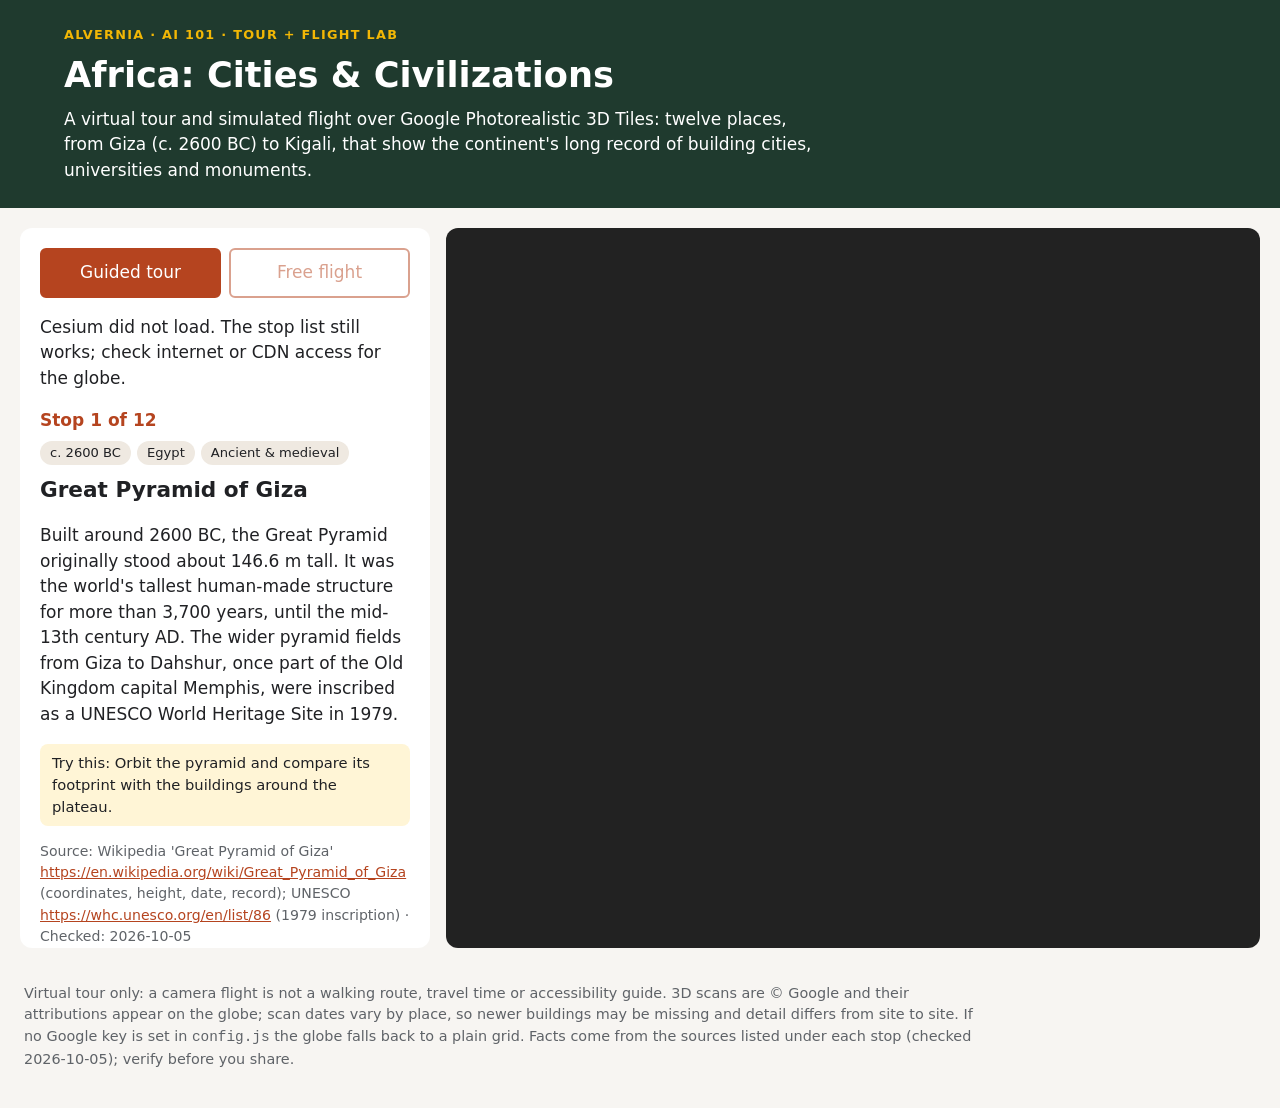
<file: index.html>
<!doctype html>
<html lang="en">
<head>
<meta charset="utf-8">
<meta name="viewport" content="width=device-width,initial-scale=1">
<title>Africa: Cities &amp; Civilizations Tour</title>
<link rel="stylesheet" href="https://cesium.com/downloads/cesiumjs/releases/1.145/Build/Cesium/Widgets/widgets.css">
<link rel="stylesheet" href="style.css">
</head>
<body>
<header>
  <p class="kicker">ALVERNIA · AI 101 · TOUR + FLIGHT LAB</p>
  <h1>Africa: Cities &amp; Civilizations</h1>
  <p>A virtual tour and simulated flight over Google Photorealistic 3D Tiles: twelve places, from Giza (c. 2600&nbsp;BC) to Kigali, that show the continent's long record of building cities, universities and monuments.</p>
</header>

<main>
  <section aria-label="Tour and flight panel" class="panel">
    <div class="modes" role="group" aria-label="Mode">
      <button id="modeTour" aria-pressed="true">Guided tour</button>
      <button id="modeFlight" aria-pressed="false">Free flight</button>
    </div>
    <p id="message" role="status">Loading…</p>

    <!-- GUIDED TOUR -->
    <div id="tourPanel">
      <p id="count" class="count"></p>
      <p id="chips" class="chips"></p>
      <h2 id="name"></h2>
      <img id="photo" hidden alt="">
      <p id="desc"></p>
      <p id="explore" class="explore"></p>
      <p id="source" class="muted"></p>
      <div class="buttons">
        <button id="prev">◀ Previous</button>
        <button id="next">Next stop ▶</button>
      </div>
      <div class="auto">
        <button id="auto" aria-pressed="false">▶ Auto-tour</button>
        <label for="interval">Pace</label>
        <select id="interval">
          <option value="15">Fast (15 s per stop)</option>
          <option value="25" selected>Normal (25 s per stop)</option>
          <option value="40">Slow (40 s per stop)</option>
        </select>
        <span id="countdown" class="muted" aria-live="off"></span>
      </div>
      <h3>All stops</h3>
      <ol id="stoplist" class="stoplist"></ol>
    </div>

    <!-- FREE FLIGHT -->
    <div id="flightPanel" hidden>
      <h2>Free flight</h2>
      <p>Simulated movement starting at the stop you last viewed. This is a steerable point, not an aircraft model: no lift, drag, bank or collision.</p>
      <div class="buttons">
        <button id="fly">Fly</button><button id="pause">Pause</button><button id="reset">Reset</button>
        <button id="left">Left 10°</button><button id="right">Right 10°</button>
      </div>
      <label for="speed">Speed (meters per second)</label>
      <input id="speed" type="number" min="0" max="250" step="10" value="70">
      <label for="height">Height above local ground (meters)</label>
      <input id="height" type="number" min="50" max="5000" step="50" value="500">
      <p id="readout" class="readout"></p>
      <p id="nearest" class="muted"></p>
      <p class="muted">Keys: ← / A turn left, → / D turn right (when no field is focused). Pause before orbiting the view with the mouse.</p>
    </div>

    <div id="problems" class="problems" role="alert"></div>
    <p><a href="tests.html">Run tour tests</a></p>
  </section>

  <div id="globe" aria-label="Interactive 3D globe showing tour stops"></div>
</main>

<footer>
  <p>Virtual tour only: a camera flight is not a walking route, travel time or accessibility guide. 3D scans are © Google and their attributions appear on the globe; scan dates vary by place, so newer buildings may be missing and detail differs from site to site. If no Google key is set in <code>config.js</code> the globe falls back to a plain grid. Facts come from the sources listed under each stop (checked 2026-10-05); verify before you share.</p>
</footer>

<script src="https://cesium.com/downloads/cesiumjs/releases/1.145/Build/Cesium/Cesium.js"></script>
<script src="places.js"></script>
<script src="config.js"></script>
<script src="tour-core.js"></script>
<script src="flight-core.js"></script>
<script src="app.js"></script>
</body>
</html>
</file>
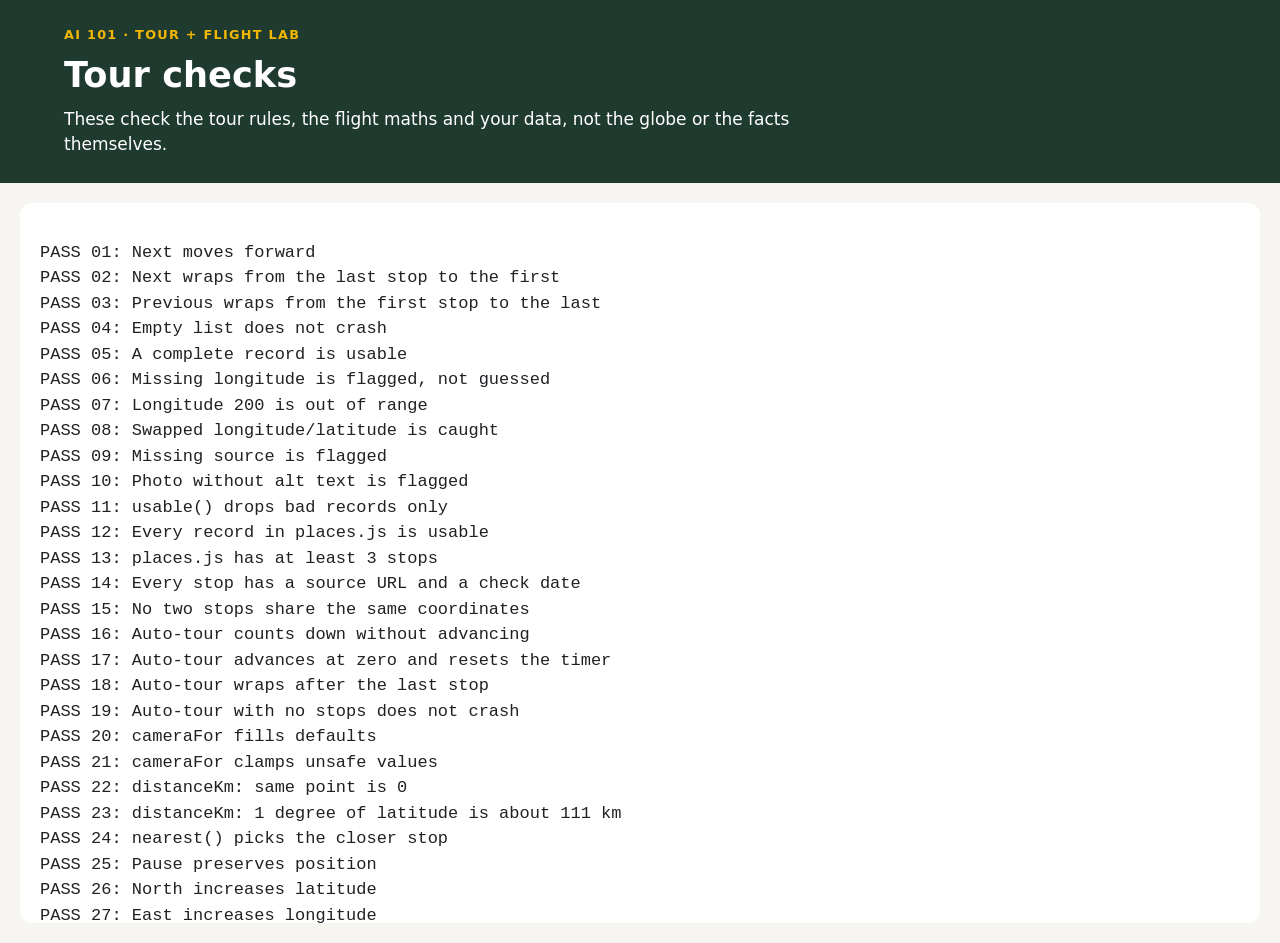
<file: tests.html>
<!doctype html><html lang="en"><meta charset="utf-8"><meta name="viewport" content="width=device-width,initial-scale=1"><title>Tour checks</title><link rel="stylesheet" href="style.css"><body><header><p class="kicker">AI 101 · TOUR + FLIGHT LAB</p><h1>Tour checks</h1><p>These check the tour rules, the flight maths and your data, not the globe or the facts themselves.</p></header><section class="panel" style="margin:20px"><pre id="results" style="white-space:pre-wrap"></pre><a href="index.html">Return to the tour</a></section><script src="places.js"></script><script src="tour-core.js"></script><script src="flight-core.js"></script><script src="tests.js"></script></body></html>
</file>
<file: style.css>
:root{
  --bg:#f7f5f2;--ink:#202124;--muted:#5f6368;--card:#fff;
  --head:#1f3a2e;--accent:#b5441f;--accent-ink:#fff;--gold:#f2b705;--note:#fff5d6;--line:#e3ded6;
}
*{box-sizing:border-box}
body{margin:0;background:var(--bg);color:var(--ink);font:17px/1.5 system-ui,sans-serif}
header{background:var(--head);color:#fff;padding:20px 5%}
header p{margin:5px 0;max-width:70ch}
.kicker{color:var(--gold);font-weight:700;letter-spacing:.1em;font-size:.8rem}
h1{margin:4px 0;font-size:2.2rem}
main{display:grid;grid-template-columns:minmax(320px,410px) 1fr;gap:16px;padding:20px}
.panel{background:var(--card);border-radius:12px;padding:20px;max-height:80vh;overflow:auto}
#globe{height:80vh;min-height:440px;border-radius:12px;overflow:hidden;background:#222}
.modes{display:flex;gap:8px;margin-bottom:8px}
.modes button{flex:1;background:#fff;color:var(--accent);border:2px solid var(--accent)}
.modes button[aria-pressed="true"]{background:var(--accent);color:var(--accent-ink)}
.count{color:var(--accent);font-weight:700;margin:0}
.chips{margin:.3em 0}
.chip{display:inline-block;background:#efe9e1;border-radius:99px;padding:2px 10px;margin:0 6px 4px 0;font-size:.82rem}
h2{margin:.2em 0 .4em;font-size:1.35rem}
h3{margin:1em 0 .3em;font-size:1rem}
.explore{background:var(--note);border-radius:8px;padding:8px 12px;font-size:.92rem}
img{max-width:100%;border-radius:8px}
.muted{color:var(--muted);font-size:.88rem;overflow-wrap:anywhere}
.buttons{display:flex;gap:8px;flex-wrap:wrap;margin:10px 0}
button,select,input{font:inherit}
button{padding:10px 14px;background:var(--accent);color:var(--accent-ink);border:0;border-radius:6px;cursor:pointer}
button:disabled{opacity:.5;cursor:not-allowed}
button:focus-visible,a:focus-visible,select:focus-visible,input:focus-visible{outline:3px solid var(--gold);outline-offset:3px}
.auto{display:flex;gap:8px;align-items:center;flex-wrap:wrap}
.auto button[aria-pressed="true"]{background:var(--head)}
select,input{padding:6px 8px;border:1px solid #bbb;border-radius:6px}
label{display:block;margin-top:10px;font-size:.92rem}
.readout{font-variant-numeric:tabular-nums;background:#f1efe9;border-radius:8px;padding:8px 12px;font-size:.9rem}
.stoplist{list-style:none;margin:0;padding:0}
.stoplist li{margin:3px 0}
.stoplist button{width:100%;text-align:left;background:#fff;color:var(--ink);border:1px solid var(--line);padding:6px 10px;font-size:.92rem}
.stoplist button[aria-current="true"]{border-color:var(--accent);box-shadow:inset 4px 0 0 var(--accent);font-weight:700}
.problems{margin-top:14px;background:var(--note);border-radius:8px;padding:0 12px;font-size:.9rem}
.problems:not(:empty){padding:10px 12px}
a{color:var(--accent)}
footer{padding:0 24px 24px;color:var(--muted);font-size:.9rem;max-width:110ch}
@media(max-width:800px){main{grid-template-columns:1fr}.panel{max-height:none}#globe{height:60vh}}
</file>
